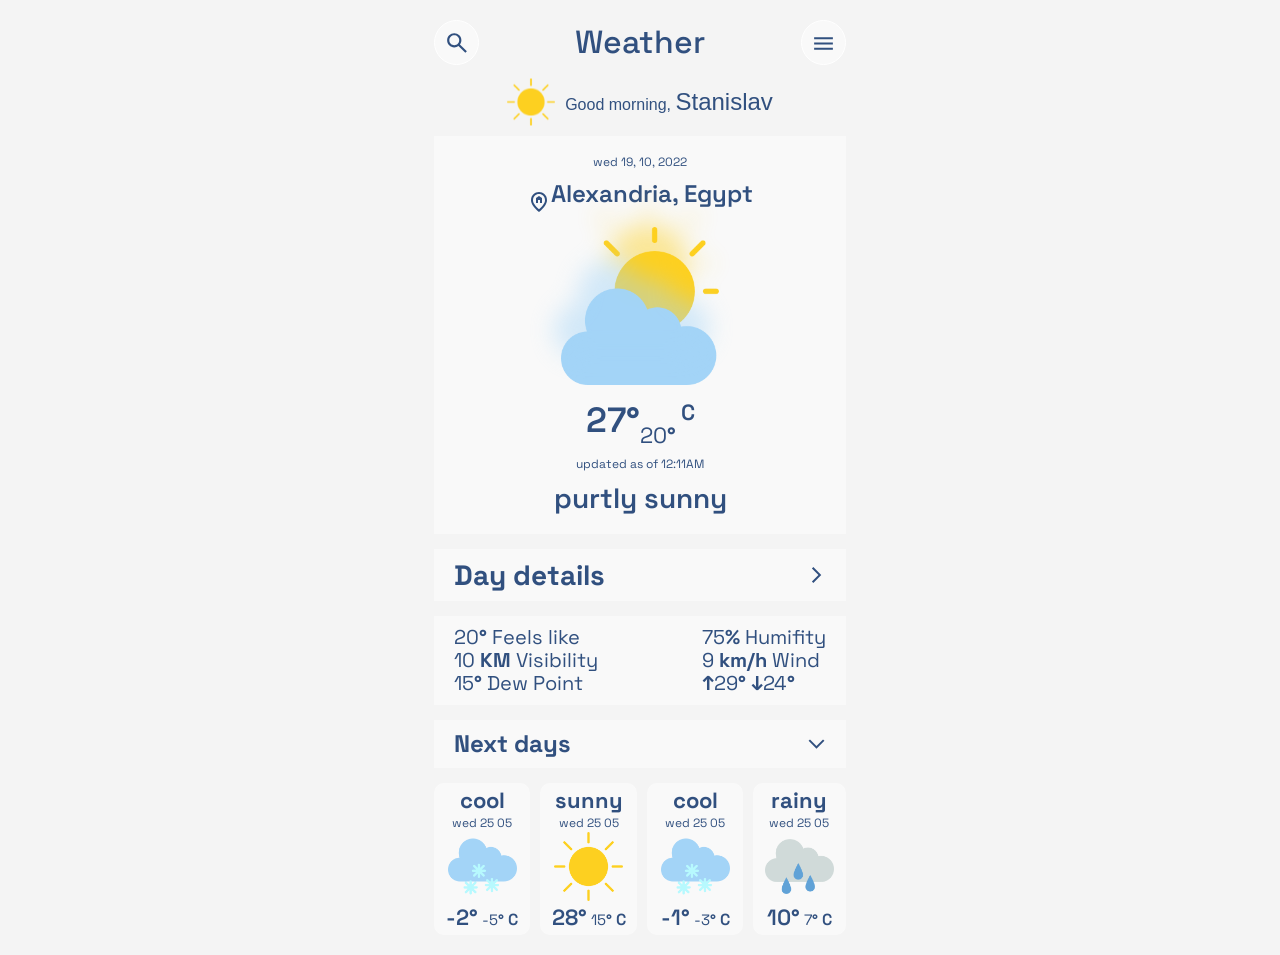
<file: app/index.html>
<!DOCTYPE html>
<html lang="ru" class="page">

<head>
  <meta charset="UTF-8">
  <meta name="viewport" content="width=device-width, initial-scale=1.0">
  <link rel="shortcut icon" href="favicon.ico" type="image/x-icon">
  <meta http-equiv="X-UA-Compatible" content="ie=edge">
  <meta name="theme-color" content="#111111">
  <title>layout weatherApp</title>
  <link rel="preconnect" href="https://fonts.googleapis.com">
<link rel="preconnect" href="https://fonts.gstatic.com" crossorigin>
<link href="https://fonts.googleapis.com/css2?family=Space+Grotesk:wght@300;400;500;600;700&display=swap" rel="stylesheet">
  <link rel="stylesheet" href="css/vendor.css">
  <link rel="stylesheet" href="css/main.css">
  <script defer src="js/main.js"></script>
</head>


<body class="page__body">
  <div class="site-container">
    <header class="header">
  <div class="container">
    <div class="header__wrp">
      <div class="header__search">
        <img src="img/svg/search.svg" alt="search icon">
      </div>
      <h2 class="header__title">Weather</h2>
      <div class="header__menu">
        <img src="img/svg/menu.svg" alt="menu icon">
      </div>
    </div>
  </div>
</header>

    <main class="main">
      <!-- <picture>
        <source srcset="img/cover.avif" type="image/avif">
        <source srcset="img/cover.webp" type="image/webp">
        <img loading="lazy" src="img/cover.jpg" class="image" width="300" height="300" alt="starter pics">
      </picture> -->
      <div class="userHell">
  <div class="container">
    <div class="userHello__wrp">
      <div class="userHello__img">
        <img src="img/svg/helloUser.svg" alt="hello pic">
      </div>
      <div class="userHello__info">
        <span class="userHello__time">Good morning,</span>
        <span class="userHello__name">Stanislav</span>
      </div>
    </div>
  </div>
</div>
      <div class="weatherNow">
  <div class="container">
    <div class="weatherNow-wrp">
    <div class="weatherNow__date">wed 19, 10, 2022</div>
    <div class="weatherNow__locat">
      <img class="weatherNow__icon" src="img/svg/locat.svg" alt="locate icon">
      <h2 class="weatherNow__title">Alexandria, Egypt</h2>
    </div>
    <div class="weatherNow__img">
      <img src="img/svg/main.svg" alt="main img">
      <img class="img-extra-op" src="img/svg/main.svg" alt="main img">
    </div>
    <div class="weatherNow-temp">
      <span class="weatherNow-temp__max">27<b>&#176;</b></span>
      <span class="weatherNow-temp__min">20<b>&#176;</b></span>
      <span class="weatherNow-temp__design">C</span>
    </div>
    <div class="weatherNow__update">
      updated as of 12:11AM
    </div>
    <div class="weatherNow__descr">
      purtly sunny
    </div>
  </div>
</div>
</div>
      <div class="dayDetails">
  <div class="container">
    <div class="dayDetails__top">
      <h2 class="dayDetails__title">Day details</h2>
      <img class="dayDetails__icon" src="img/svg/dayDetailsNext.svg" alt="icon">
    </div>
    <div class="dayDetails__bootom">
      <ul class="dayDetails__list">
        <li class="dayDetails__item">
          <span class="dayDetails__num">20<b>&#176;</b></span>
          <span class="dayDetails__name">Feels like</span>
        </li>
        <li class="dayDetails__item">
          <span class="dayDetails__num">10 <b>KM</b></span>
          <span class="dayDetails__name">Visibility</span>
        </li>
        <li class="dayDetails__item">
          <span class="dayDetails__num">15<b>&#176;</b></span>
          <span class="dayDetails__name">Dew Point</span>
        </li>
      </ul>
      <ul class="dayDetails__list">
        <li class="dayDetails__item">
          <span class="dayDetails__num">75<b>%</b></span>
          <span class="dayDetails__name">Humifity</span>
        </li>
        <li class="dayDetails__item">
          <span class="dayDetails__num">9 <b>km/h</b></span>
          <span class="dayDetails__name">Wind</span>
        </li>
        <li class="dayDetails__item">
          <span class="dayDetails__num"> <b>&uarr;</b>29<b>&#176;</b></span>
          <span class="dayDetails__num"> <b>&darr;</b>24<b>&#176;</b></span>
        </li>
      </ul>
    </div>
  </div>
</div>
      <div class="nextDay">
  <div class="container">
    <div class="nextDay__top">
      <h2 class="nextDay__title">Next days</h2>
      <img class="nextDay__icon" src="img/svg/next.svg" alt="icon">
    </div>
    <div class="nextDay__bottom">
      <ul class="nextDay__list">
        <li class="nextDay__item">
          <h3 class="nextDay__subTitle">cool</h3>
          <span class="nextDay__date">wed 25 05</span>
          <img class="nextDay__img" src="img/svg/nextDay-w1.svg" alt="weather icon">
          <span class="nextDay__num">-2<b>&#176;</b></span>
          <span class="nextDay__num nextDay__num_sm">-5<b>&#176;</b></span>
          <span class="nextDay__symbol">C</span>
        </li>
        <li class="nextDay__item">
          <h3 class="nextDay__subTitle">sunny</h3>
          <span class="nextDay__date">wed 25 05</span>
          <img class="nextDay__img" src="img/svg/nextDay-w2.svg" alt="weather icon">
          <span class="nextDay__num">28<b>&#176;</b></span>
          <span class="nextDay__num nextDay__num_sm">15<b>&#176;</b></span>
          <span class="nextDay__symbol">C</span>
        </li>
        <li class="nextDay__item">
          <h3 class="nextDay__subTitle">cool</h3>
          <span class="nextDay__date">wed 25 05</span>
          <img class="nextDay__img" src="img/svg/nextDay-w1.svg" alt="weather icon">
          <span class="nextDay__num">-1<b>&#176;</b></span>
          <span class="nextDay__num nextDay__num_sm">-3<b>&#176;</b></span>
          <span class="nextDay__symbol">C</span>
        </li>
        <li class="nextDay__item">
          <h3 class="nextDay__subTitle">rainy</h3>
          <span class="nextDay__date">wed 25 05</span>
          <img class="nextDay__img" src="img/svg/nextDay-w3.svg" alt="weather icon">
          <span class="nextDay__num">10<b>&#176;</b></span>
          <span class="nextDay__num nextDay__num_sm">7<b>&#176;</b></span>
          <span class="nextDay__symbol">C</span>
        </li>
      </ul>
    </div>
  </div>
</div>
    </main>
    <footer class="footer">
  <div class="container"></div>
</footer>

    
  </div>
</body>

</html>
</file>
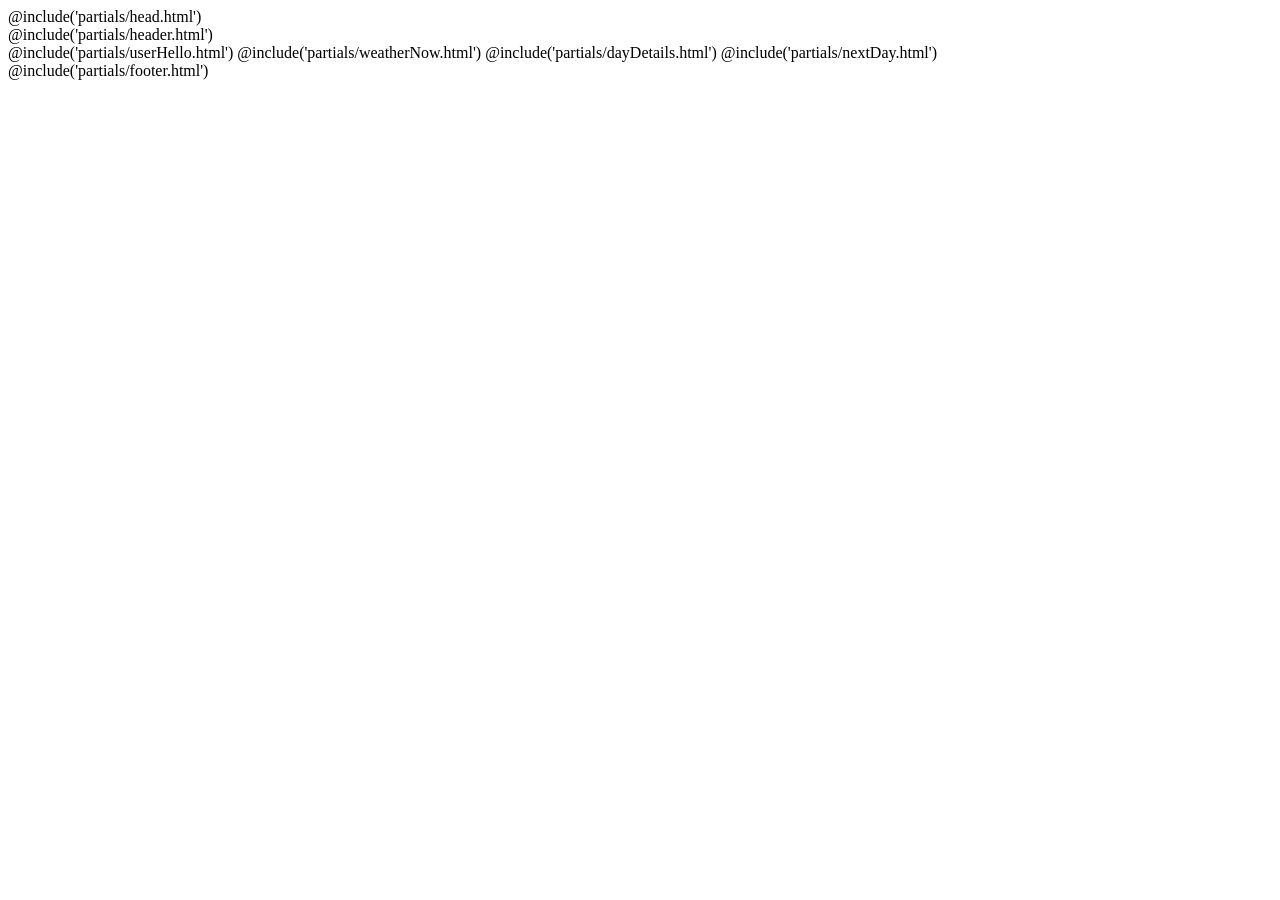
<file: src/index.html>
<!DOCTYPE html>
<html lang="ru" class="page">

@include('partials/head.html')

<body class="page__body">
  <div class="site-container">
    @include('partials/header.html')
    <main class="main">
      <!-- <picture>
        <source srcset="img/cover.avif" type="image/avif">
        <source srcset="img/cover.webp" type="image/webp">
        <img loading="lazy" src="img/cover.jpg" class="image" width="300" height="300" alt="starter pics">
      </picture> -->
      @include('partials/userHello.html')
      @include('partials/weatherNow.html')
      @include('partials/dayDetails.html')
      @include('partials/nextDay.html')
    </main>
    @include('partials/footer.html')
    <!-- @include('html/h1.html') пример include -->
  </div>
</body>

</html>
</file>
<file: app/css/main.css>
@charset "UTF-8";
:root {
  --font-family: "Open Sans", sans-serif;
  --content-width: 412px;
  --container-offset: 15px;
  --container-width: calc(var(--content-width) + (var(--container-offset) * 2));
}

/* lg-размер (<=1199px) */
@media (max-width: 1199px) {
  /* CSS для ширины от 992px до 1199px */
}
/* md-размер (<=991px) */
@media (max-width: 991px) {
  /* CSS для ширины от 768px до 991px */
}
/* sm-размер (<=768px) */
@media (max-width: 767px) {
  /* CSS для ширины от 576px до 767px */
}
/* xs-размер (<=575px) */
@media (max-width: 575px) {
  /* CSS для ширины до 575px (включительно) */
}
/* stylelint-disable */
html {
  -webkit-box-sizing: border-box;
  box-sizing: border-box;
}

*,
*::before,
*::after {
  -webkit-box-sizing: inherit;
  box-sizing: inherit;
}

.page {
  margin: 0;
  min-width: 320px;
  min-height: 100%;
  font-size: 16px;
  font-family: var(--font-family, sans-serif);
  -webkit-text-size-adjust: 100%;
  background-color: #F4F4F4;
}

img {
  height: auto;
  max-width: 100%;
  -o-object-fit: cover;
  object-fit: cover;
}

a {
  text-decoration: none;
}

.site-container {
  overflow: hidden;
}

.container {
  margin: 0 auto;
  padding: 0 var(--container-offset);
  max-width: var(--container-width);
}

.header__wrp {
  background-color: #f4f4f4;
  margin-top: 16px;
  display: -webkit-box;
  display: -ms-flexbox;
  display: flex;
  -webkit-box-align: center;
  -ms-flex-align: center;
  align-items: center;
  -webkit-box-pack: justify;
  -ms-flex-pack: justify;
  justify-content: space-between;
}
.header__search {
  width: 45px;
  height: 45px;
  border-radius: 50%;
  border: 1px solid #fff;
  padding: 12px 10px 10px 12px;
  background-color: rgba(255, 255, 255, 0.5);
}
.header__search img {
  width: 20px;
  height: 20px;
}
.header__title {
  margin: 0;
  padding: 0;
  font-family: "Space Grotesk", sans-serif;
  font-weight: 500;
  color: #31507F;
  font-size: 32px;
  line-height: 52px;
}
.header__menu {
  width: 45px;
  height: 45px;
  border-radius: 50%;
  border: 1px solid #fff;
  padding: 10px;
  background-color: rgba(255, 255, 255, 0.5);
}
.header__menu img {
  width: 25px;
  height: 25px;
}

.userHello__wrp {
  margin-top: 10px;
  display: -webkit-box;
  display: -ms-flexbox;
  display: flex;
  -webkit-box-align: center;
  -ms-flex-align: center;
  align-items: center;
  -webkit-box-pack: center;
  -ms-flex-pack: center;
  justify-content: center;
}
.userHello__img {
  width: 48px;
  height: 48px;
  margin-right: 10px;
}
.userHello__img img {
  width: 100%;
}
.userHello__info {
  color: #31507F;
}
.userHello__time {
  font-size: 16px;
}
.userHello__name {
  font-size: 24px;
}

.weatherNow {
  margin-top: 10px;
  font-family: "Space Grotesk", sans-serif;
  font-weight: 400;
  text-align: center;
  color: #31507F;
}
.weatherNow-wrp {
  background-color: rgba(255, 255, 255, 0.5);
  padding: 20px;
}
.weatherNow__date {
  font-size: 12px;
}
.weatherNow__locat {
  display: -webkit-box;
  display: -ms-flexbox;
  display: flex;
  -webkit-box-align: center;
  -ms-flex-align: center;
  align-items: center;
  -webkit-box-pack: center;
  -ms-flex-pack: center;
  justify-content: center;
}
.weatherNow__icon {
  width: 24px;
  height: 24px;
  margin-top: 6px;
}
.weatherNow__title {
  margin: 0;
  padding: 0;
  font-family: "Space Grotesk", sans-serif;
  font-weight: 600;
  margin-top: 10px;
  margin-bottom: 20px;
  font-size: 24px;
}
.weatherNow__img {
  position: relative;
}
.weatherNow__update {
  font-size: 12px;
}
.weatherNow__descr {
  font-family: "Space Grotesk", sans-serif;
  font-weight: 600;
  font-size: 28px;
  margin-top: 10px;
}

.weatherNow-temp {
  margin-top: 10px;
  margin-bottom: 18px;
  display: -webkit-box;
  display: -ms-flexbox;
  display: flex;
  -webkit-box-pack: center;
  -ms-flex-pack: center;
  justify-content: center;
  -webkit-box-align: end;
  -ms-flex-align: end;
  align-items: flex-end;
}
.weatherNow-temp__max {
  font-family: "Space Grotesk", sans-serif;
  font-weight: 600;
  font-size: 35px;
}
.weatherNow-temp__min {
  font-size: 22px;
  margin-bottom: -8px;
  margin-right: 5px;
}
.weatherNow-temp__design {
  font-family: "Space Grotesk", sans-serif;
  font-weight: 600;
  font-size: 22px;
  margin-bottom: 15px;
}

.img-extra-op {
  position: absolute;
  top: -28px;
  left: 100px;
  opacity: 0.45;
  -webkit-filter: blur(12px);
  filter: blur(12px);
}

.dayDetails {
  font-family: "Space Grotesk", sans-serif;
  font-weight: 400;
  color: #31507F;
}
.dayDetails__top {
  margin-top: 15px;
  margin-bottom: 15px;
  padding: 10px 20px;
  display: -webkit-box;
  display: -ms-flexbox;
  display: flex;
  -webkit-box-align: center;
  -ms-flex-align: center;
  align-items: center;
  -webkit-box-pack: justify;
  -ms-flex-pack: justify;
  justify-content: space-between;
  background-color: rgba(255, 255, 255, 0.5);
}
.dayDetails__title {
  margin: 0;
  padding: 0;
  font-size: 28px;
}
.dayDetails__bootom {
  display: -webkit-box;
  display: -ms-flexbox;
  display: flex;
  -webkit-box-align: center;
  -ms-flex-align: center;
  align-items: center;
  -webkit-box-pack: justify;
  -ms-flex-pack: justify;
  justify-content: space-between;
  background-color: rgba(255, 255, 255, 0.5);
  padding: 10px 20px;
}
.dayDetails__list {
  margin: 0;
  padding: 0;
  list-style: none;
}
.dayDetails__item {
  font-size: 20px;
}
.nextDay {
  margin-bottom: 20px;
  font-family: "Space Grotesk", sans-serif;
  font-weight: 400;
  color: #31507F;
}
.nextDay__top {
  margin-top: 15px;
  margin-bottom: 15px;
  padding: 10px 20px;
  display: -webkit-box;
  display: -ms-flexbox;
  display: flex;
  -webkit-box-align: center;
  -ms-flex-align: center;
  align-items: center;
  -webkit-box-pack: justify;
  -ms-flex-pack: justify;
  justify-content: space-between;
  background-color: rgba(255, 255, 255, 0.5);
}
.nextDay__title {
  margin: 0;
  padding: 0;
}
.nextDay__list {
  margin: 0;
  padding: 0;
  list-style: none;
  display: -webkit-box;
  display: -ms-flexbox;
  display: flex;
}
.nextDay__item {
  background-color: rgba(255, 255, 255, 0.5);
  -webkit-box-align: center;
  -ms-flex-align: center;
  align-items: center;
  margin-right: 10px;
  text-align: center;
  padding: 5px;
  border-radius: 10px;
}
.nextDay__item:last-child {
  margin-right: 0px;
}
.nextDay__subTitle {
  margin: 0;
  padding: 0;
  font-size: 22px;
}
.nextDay__date {
  font-size: 12px;
}
.nextDay__num {
  font-family: "Space Grotesk", sans-serif;
  font-weight: 600;
  font-size: 22px;
}
.nextDay__num_sm {
  font-family: "Space Grotesk", sans-serif;
  font-weight: 400;
  font-size: 15px;
}
.nextDay__symbol {
  font-family: "Space Grotesk", sans-serif;
  font-weight: 600;
}
/*# sourceMappingURL=main.css.map */
</file>
